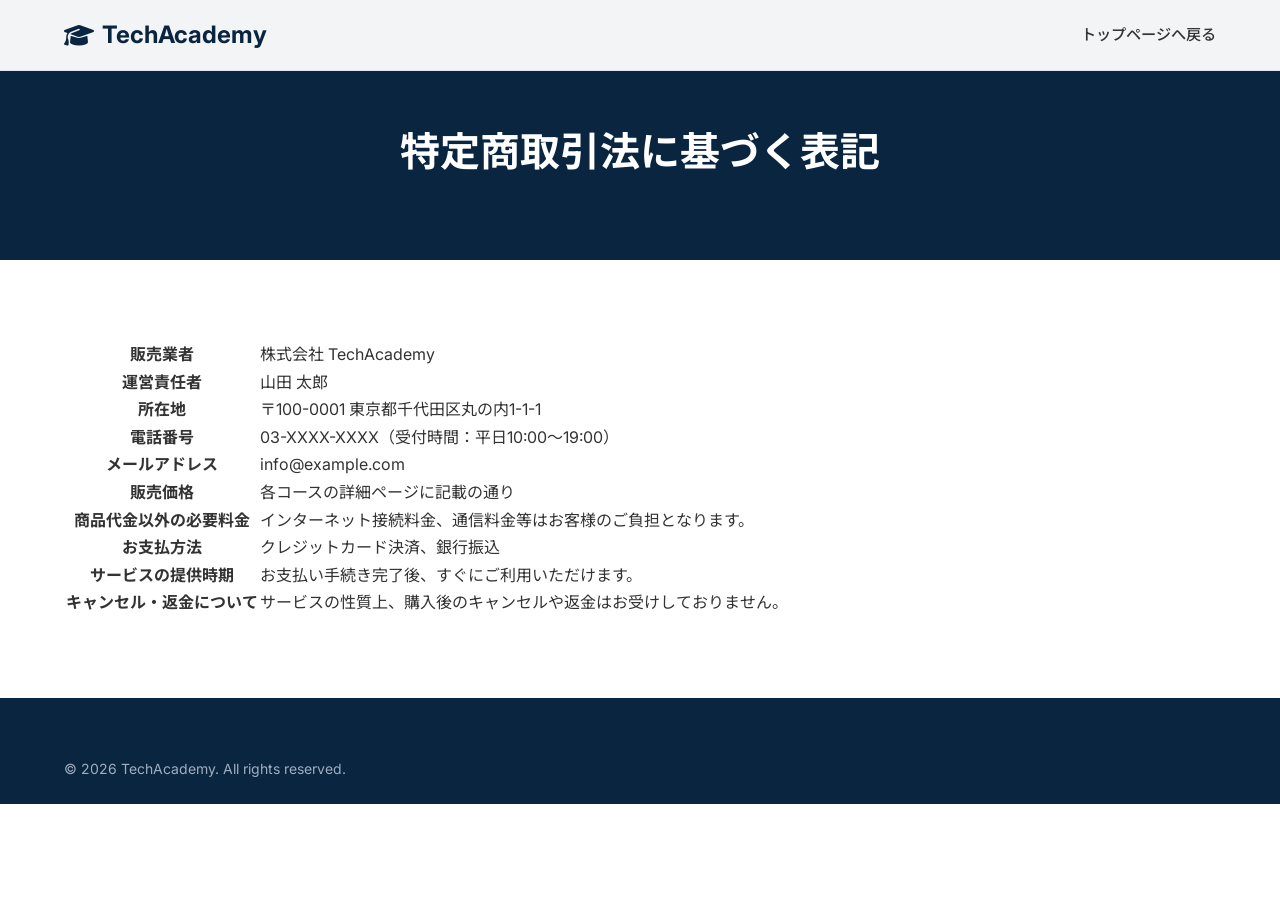
<file: commercial-transactions.html>
<!DOCTYPE html>
<html lang="ja">
<head>
    <meta charset="UTF-8">
    <meta name="viewport" content="width=device-width, initial-scale=1.0">
    <title>特定商取引法に基づく表記 | TechAcademy</title>
    <link href="https://fonts.googleapis.com/css2?family=Inter:wght@300;400;500;600;700&family=Noto+Sans+JP:wght@300;400;500;700&display=swap" rel="stylesheet">
    <link rel="stylesheet" href="https://cdnjs.cloudflare.com/ajax/libs/font-awesome/6.4.0/css/all.min.css">
    <link rel="stylesheet" href="style.css">
</head>
<body>
    <header class="header">
        <div class="container header-container">
            <a href="index.html" class="logo">
                <i class="fa-solid fa-graduation-cap"></i> TechAcademy
            </a>
            <nav class="nav">
                <a href="index.html">トップページへ戻る</a>
            </nav>
        </div>
    </header>

    <main>
        <section class="page-header">
            <div class="container">
                <h1 class="page-title">特定商取引法に基づく表記</h1>
            </div>
        </section>

        <section class="section">
            <div class="container">
                <table class="company-table">
                    <tbody>
                        <tr>
                            <th>販売業者</th>
                            <td>株式会社 TechAcademy</td>
                        </tr>
                        <tr>
                            <th>運営責任者</th>
                            <td>山田 太郎</td>
                        </tr>
                        <tr>
                            <th>所在地</th>
                            <td>〒100-0001 東京都千代田区丸の内1-1-1</td>
                        </tr>
                        <tr>
                            <th>電話番号</th>
                            <td>03-XXXX-XXXX（受付時間：平日10:00〜19:00）</td>
                        </tr>
                        <tr>
                            <th>メールアドレス</th>
                            <td>info@example.com</td>
                        </tr>
                        <tr>
                            <th>販売価格</th>
                            <td>各コースの詳細ページに記載の通り</td>
                        </tr>
                        <tr>
                            <th>商品代金以外の必要料金</th>
                            <td>インターネット接続料金、通信料金等はお客様のご負担となります。</td>
                        </tr>
                        <tr>
                            <th>お支払方法</th>
                            <td>クレジットカード決済、銀行振込</td>
                        </tr>
                        <tr>
                            <th>サービスの提供時期</th>
                            <td>お支払い手続き完了後、すぐにご利用いただけます。</td>
                        </tr>
                        <tr>
                            <th>キャンセル・返金について</th>
                            <td>サービスの性質上、購入後のキャンセルや返金はお受けしておりません。</td>
                        </tr>
                    </tbody>
                </table>
            </div>
        </section>
    </main>

    <footer class="footer">
        <div class="container">
            <div class="footer-bottom" style="border-top: none; padding-top: 0;">
                <p>&copy; 2026 TechAcademy. All rights reserved.</p>
            </div>
        </div>
    </footer>
</body>
</html>
</file>
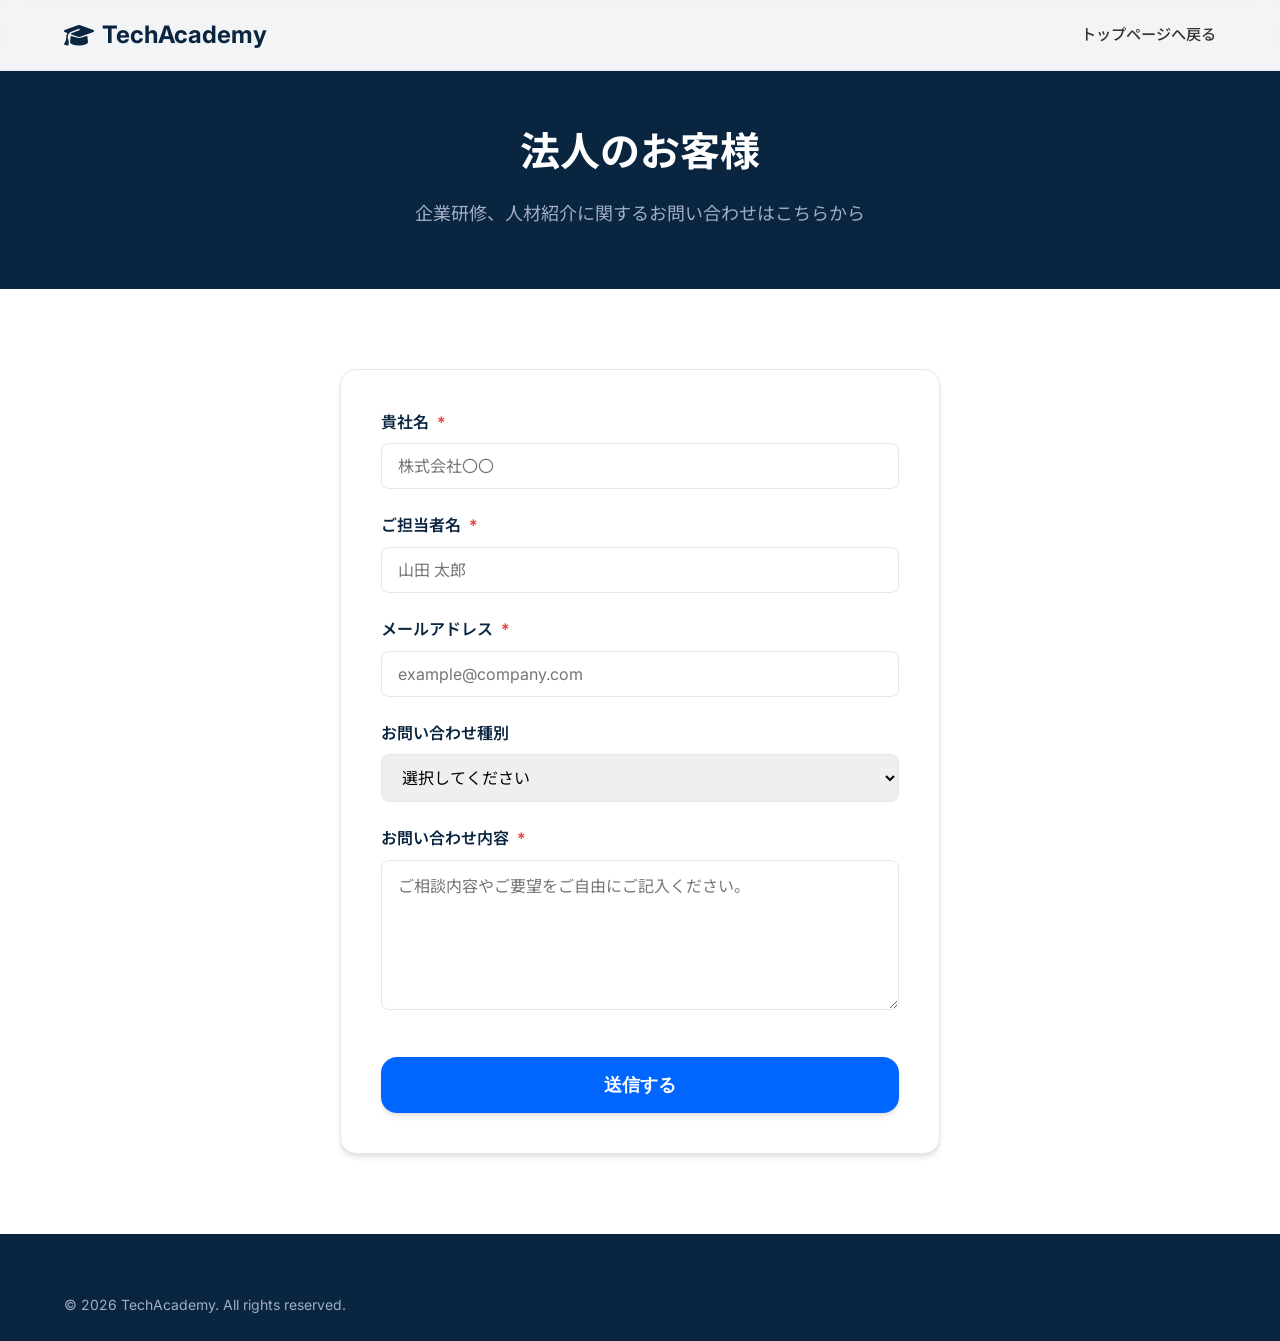
<file: contact-corporate.html>
<!DOCTYPE html>
<html lang="ja">
<head>
    <meta charset="UTF-8">
    <meta name="viewport" content="width=device-width, initial-scale=1.0">
    <title>法人のお客様お問い合わせ | TechAcademy</title>
    <link href="https://fonts.googleapis.com/css2?family=Inter:wght@300;400;500;600;700&family=Noto+Sans+JP:wght@300;400;500;700&display=swap" rel="stylesheet">
    <link rel="stylesheet" href="https://cdnjs.cloudflare.com/ajax/libs/font-awesome/6.4.0/css/all.min.css">
    <link rel="stylesheet" href="style.css">
</head>
<body>
    <header class="header">
        <div class="container header-container">
            <a href="index.html" class="logo">
                <i class="fa-solid fa-graduation-cap"></i> TechAcademy
            </a>
            <nav class="nav">
                <a href="index.html">トップページへ戻る</a>
            </nav>
        </div>
    </header>

    <main>
        <section class="page-header">
            <div class="container">
                <h1 class="page-title">法人のお客様</h1>
                <p class="page-subtitle">企業研修、人材紹介に関するお問い合わせはこちらから</p>
            </div>
        </section>

        <section class="section">
            <div class="container">
                <div class="form-container">
                    <form action="#" method="POST">
                        <div class="form-group">
                            <label class="form-label" for="company_name">貴社名 <span class="form-required">*</span></label>
                            <input type="text" id="company_name" name="company_name" class="form-control" required placeholder="株式会社〇〇">
                        </div>
                        <div class="form-group">
                            <label class="form-label" for="name">ご担当者名 <span class="form-required">*</span></label>
                            <input type="text" id="name" name="name" class="form-control" required placeholder="山田 太郎">
                        </div>
                        <div class="form-group">
                            <label class="form-label" for="email">メールアドレス <span class="form-required">*</span></label>
                            <input type="email" id="email" name="email" class="form-control" required placeholder="example@company.com">
                        </div>
                        <div class="form-group">
                            <label class="form-label" for="inquiry_type">お問い合わせ種別</label>
                            <select id="inquiry_type" name="inquiry_type" class="form-control">
                                <option value="">選択してください</option>
                                <option value="training">社員のIT研修について</option>
                                <option value="recruiting">卒業生の採用・人材紹介について</option>
                                <option value="partnership">業務提携・その他</option>
                            </select>
                        </div>
                        <div class="form-group">
                            <label class="form-label" for="message">お問い合わせ内容 <span class="form-required">*</span></label>
                            <textarea id="message" name="message" class="form-control" required placeholder="ご相談内容やご要望をご自由にご記入ください。"></textarea>
                        </div>
                        <div style="text-align: center; margin-top: 40px;">
                            <button type="submit" class="btn btn-primary btn-large" style="width: 100%;">送信する</button>
                        </div>
                    </form>
                </div>
            </div>
        </section>
    </main>

    <footer class="footer">
        <div class="container">
            <div class="footer-bottom" style="border-top: none; padding-top: 0;">
                <p>&copy; 2026 TechAcademy. All rights reserved.</p>
            </div>
        </div>
    </footer>
</body>
</html>
</file>
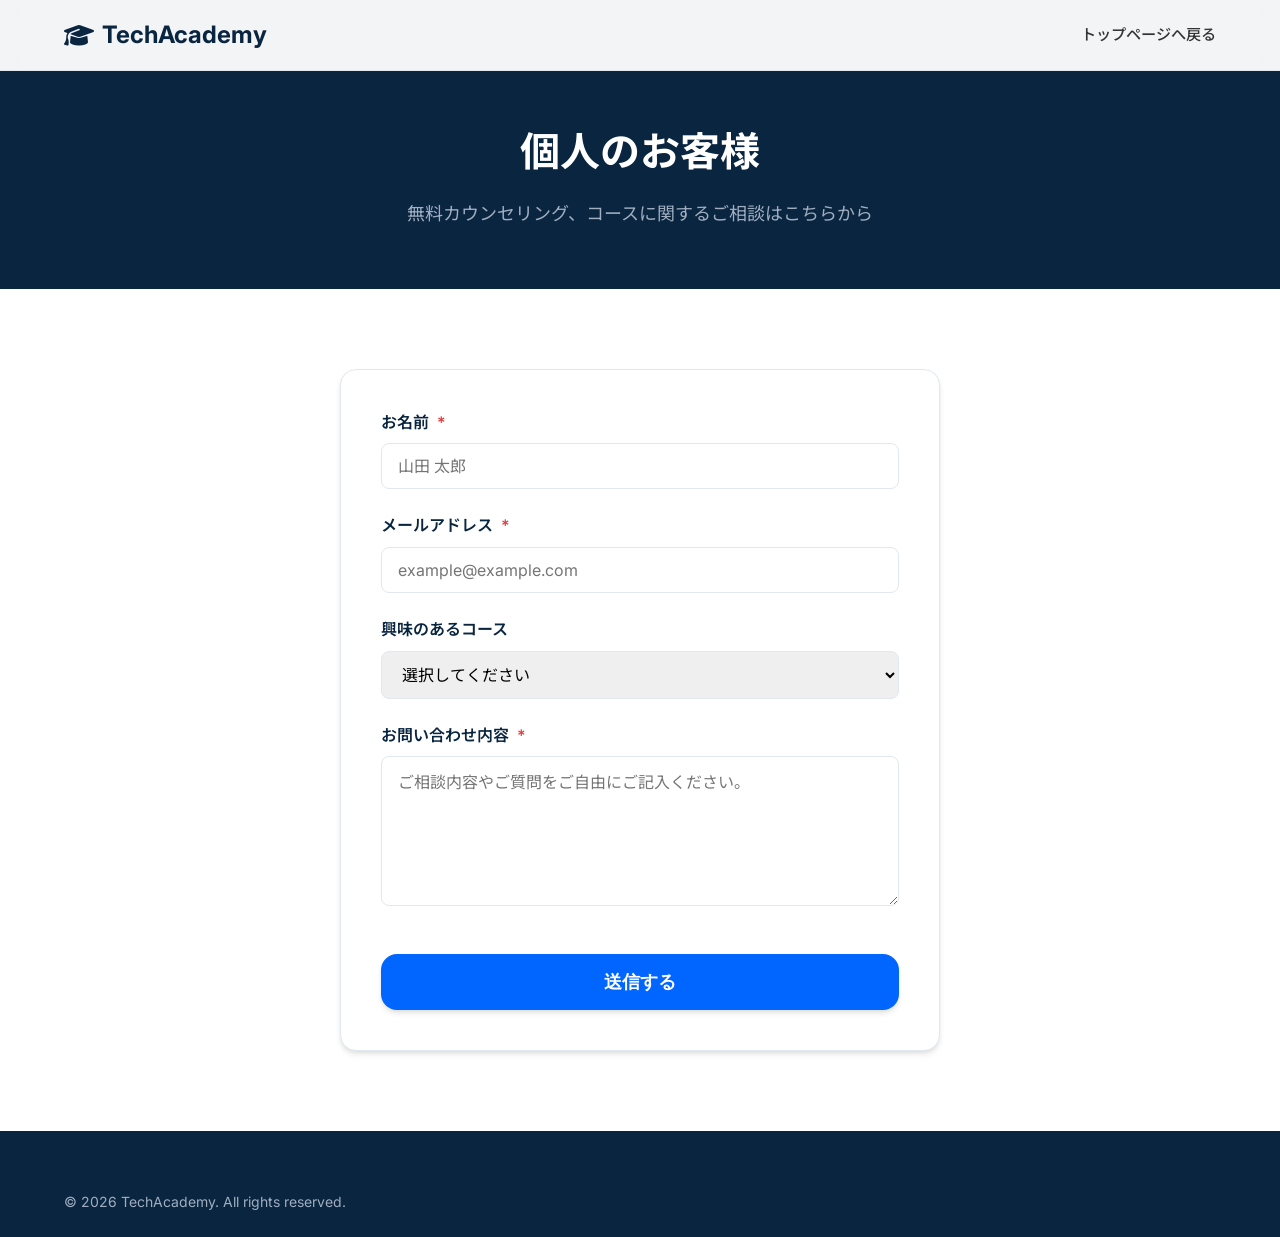
<file: contact-individual.html>
<!DOCTYPE html>
<html lang="ja">
<head>
    <meta charset="UTF-8">
    <meta name="viewport" content="width=device-width, initial-scale=1.0">
    <title>個人のお客様お問い合わせ | TechAcademy</title>
    <link href="https://fonts.googleapis.com/css2?family=Inter:wght@300;400;500;600;700&family=Noto+Sans+JP:wght@300;400;500;700&display=swap" rel="stylesheet">
    <link rel="stylesheet" href="https://cdnjs.cloudflare.com/ajax/libs/font-awesome/6.4.0/css/all.min.css">
    <link rel="stylesheet" href="style.css">
</head>
<body>
    <header class="header">
        <div class="container header-container">
            <a href="index.html" class="logo">
                <i class="fa-solid fa-graduation-cap"></i> TechAcademy
            </a>
            <nav class="nav">
                <a href="index.html">トップページへ戻る</a>
            </nav>
        </div>
    </header>

    <main>
        <section class="page-header">
            <div class="container">
                <h1 class="page-title">個人のお客様</h1>
                <p class="page-subtitle">無料カウンセリング、コースに関するご相談はこちらから</p>
            </div>
        </section>

        <section class="section">
            <div class="container">
                <div class="form-container">
                    <form action="#" method="POST">
                        <div class="form-group">
                            <label class="form-label" for="name">お名前 <span class="form-required">*</span></label>
                            <input type="text" id="name" name="name" class="form-control" required placeholder="山田 太郎">
                        </div>
                        <div class="form-group">
                            <label class="form-label" for="email">メールアドレス <span class="form-required">*</span></label>
                            <input type="email" id="email" name="email" class="form-control" required placeholder="example@example.com">
                        </div>
                        <div class="form-group">
                            <label class="form-label" for="course">興味のあるコース</label>
                            <select id="course" name="course" class="form-control">
                                <option value="">選択してください</option>
                                <option value="web">Webアプリケーション開発コース</option>
                                <option value="ai">AI & データサイエンスコース</option>
                                <option value="design">UI/UXデザインコース</option>
                                <option value="undecided">まだ決まっていない / 相談したい</option>
                            </select>
                        </div>
                        <div class="form-group">
                            <label class="form-label" for="message">お問い合わせ内容 <span class="form-required">*</span></label>
                            <textarea id="message" name="message" class="form-control" required placeholder="ご相談内容やご質問をご自由にご記入ください。"></textarea>
                        </div>
                        <div style="text-align: center; margin-top: 40px;">
                            <button type="submit" class="btn btn-primary btn-large" style="width: 100%;">送信する</button>
                        </div>
                    </form>
                </div>
            </div>
        </section>
    </main>

    <footer class="footer">
        <div class="container">
            <div class="footer-bottom" style="border-top: none; padding-top: 0;">
                <p>&copy; 2026 TechAcademy. All rights reserved.</p>
            </div>
        </div>
    </footer>
</body>
</html>
</file>
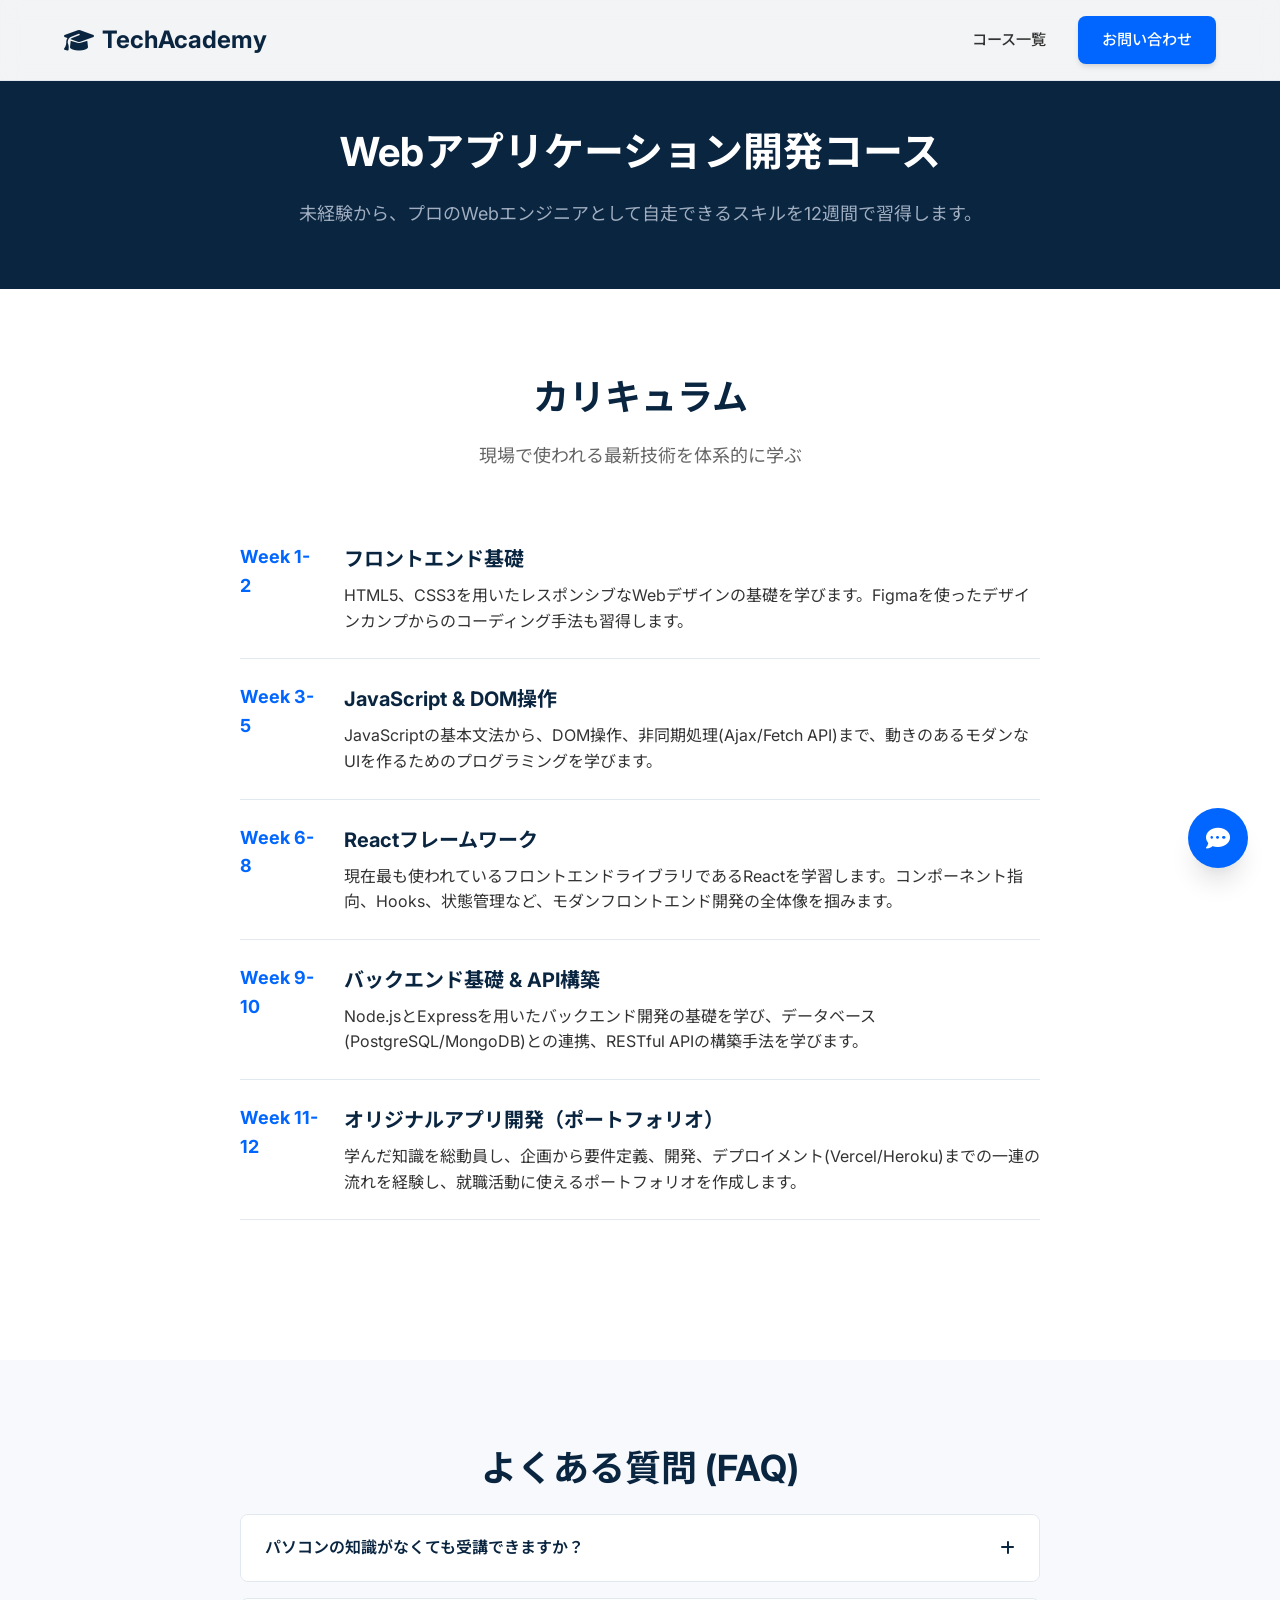
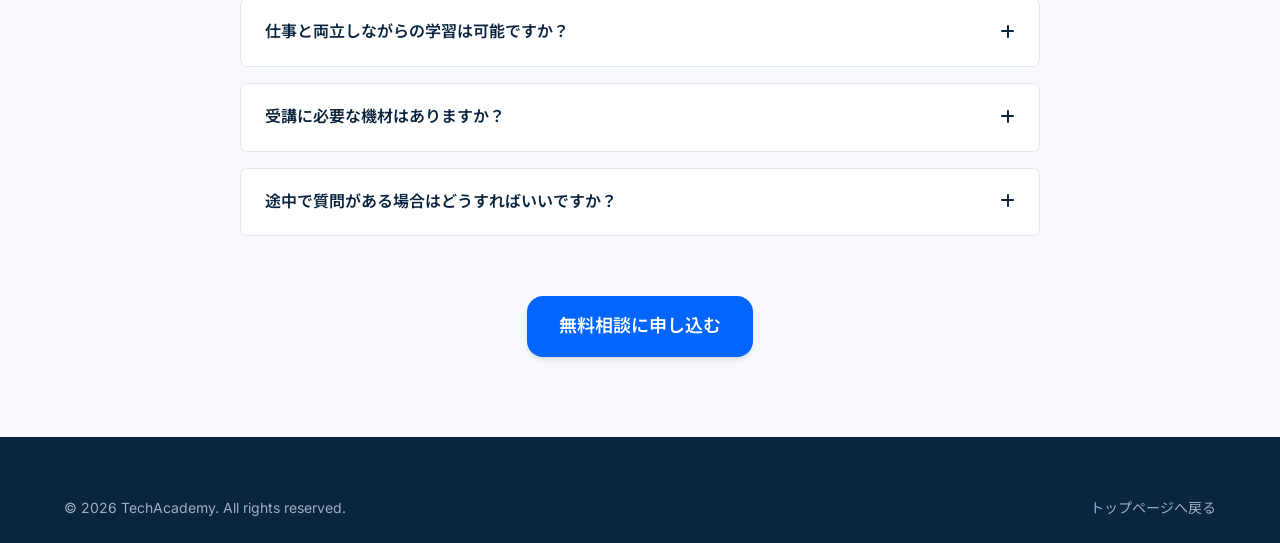
<file: course-details.html>
<!DOCTYPE html>
<html lang="ja">
<head>
    <meta charset="UTF-8">
    <meta name="viewport" content="width=device-width, initial-scale=1.0">
    <title>Webアプリケーション開発コース | TechAcademy</title>
    <!-- Google Fonts -->
    <link rel="preconnect" href="https://fonts.googleapis.com">
    <link rel="preconnect" href="https://fonts.gstatic.com" crossorigin>
    <link href="https://fonts.googleapis.com/css2?family=Inter:wght@300;400;500;600;700&family=Noto+Sans+JP:wght@300;400;500;700&display=swap" rel="stylesheet">
    <!-- Font Awesome -->
    <link rel="stylesheet" href="https://cdnjs.cloudflare.com/ajax/libs/font-awesome/6.4.0/css/all.min.css">
    <link rel="stylesheet" href="style.css">
</head>
<body>
    <header class="header">
        <div class="container header-container">
            <a href="index.html" class="logo">
                <i class="fa-solid fa-graduation-cap"></i> TechAcademy
            </a>
            <nav class="nav">
                <a href="index.html#courses">コース一覧</a>
                <a href="index.html#contact" class="btn btn-primary" style="color: white;">お問い合わせ</a>
            </nav>
        </div>
    </header>

    <main>
        <section class="page-header">
            <div class="container">
                <h1 class="page-title">Webアプリケーション開発コース</h1>
                <p class="page-subtitle">未経験から、プロのWebエンジニアとして自走できるスキルを12週間で習得します。</p>
            </div>
        </section>

        <section class="section">
            <div class="container">
                <h2 class="section-title">カリキュラム</h2>
                <p class="section-subtitle">現場で使われる最新技術を体系的に学ぶ</p>

                <div class="curriculum-list">
                    <div class="curriculum-item">
                        <div class="curriculum-week">Week 1-2</div>
                        <div class="curriculum-content">
                            <h4>フロントエンド基礎</h4>
                            <p>HTML5、CSS3を用いたレスポンシブなWebデザインの基礎を学びます。Figmaを使ったデザインカンプからのコーディング手法も習得します。</p>
                        </div>
                    </div>
                    <div class="curriculum-item">
                        <div class="curriculum-week">Week 3-5</div>
                        <div class="curriculum-content">
                            <h4>JavaScript & DOM操作</h4>
                            <p>JavaScriptの基本文法から、DOM操作、非同期処理(Ajax/Fetch API)まで、動きのあるモダンなUIを作るためのプログラミングを学びます。</p>
                        </div>
                    </div>
                    <div class="curriculum-item">
                        <div class="curriculum-week">Week 6-8</div>
                        <div class="curriculum-content">
                            <h4>Reactフレームワーク</h4>
                            <p>現在最も使われているフロントエンドライブラリであるReactを学習します。コンポーネント指向、Hooks、状態管理など、モダンフロントエンド開発の全体像を掴みます。</p>
                        </div>
                    </div>
                    <div class="curriculum-item">
                        <div class="curriculum-week">Week 9-10</div>
                        <div class="curriculum-content">
                            <h4>バックエンド基礎 & API構築</h4>
                            <p>Node.jsとExpressを用いたバックエンド開発の基礎を学び、データベース(PostgreSQL/MongoDB)との連携、RESTful APIの構築手法を学びます。</p>
                        </div>
                    </div>
                    <div class="curriculum-item">
                        <div class="curriculum-week">Week 11-12</div>
                        <div class="curriculum-content">
                            <h4>オリジナルアプリ開発（ポートフォリオ）</h4>
                            <p>学んだ知識を総動員し、企画から要件定義、開発、デプロイメント(Vercel/Heroku)までの一連の流れを経験し、就職活動に使えるポートフォリオを作成します。</p>
                        </div>
                    </div>
                </div>
            </div>
        </section>

        <section class="section section-bg-light">
            <div class="container">
                <h2 class="section-title">よくある質問 (FAQ)</h2>
                
                <div class="faq-list">
                    <div class="faq-item">
                        <div class="faq-question">
                            パソコンの知識がなくても受講できますか？
                            <i class="fa-solid fa-plus faq-icon"></i>
                        </div>
                        <div class="faq-answer">
                            はい、可能です。当コースは全くの未経験者を想定したカリキュラムとなっており、パソコンの基本的な操作から丁寧にサポートいたします。
                        </div>
                    </div>
                    <div class="faq-item">
                        <div class="faq-question">
                            仕事と両立しながらの学習は可能ですか？
                            <i class="fa-solid fa-plus faq-icon"></i>
                        </div>
                        <div class="faq-answer">
                            多くの方が働きながら受講されています。学習時間はご自身のペースで調整可能で、メンターのサポートも夜間・休日まで対応しています。週に15〜20時間程度の学習時間を確保できれば十分に修了可能です。
                        </div>
                    </div>
                    <div class="faq-item">
                        <div class="faq-question">
                            受講に必要な機材はありますか？
                            <i class="fa-solid fa-plus faq-icon"></i>
                        </div>
                        <div class="faq-answer">
                            インターネットに接続できるパソコン（Mac/Windowsどちらでも可）が必要です。メモリは8GB以上（推奨16GB）のものを推奨しています。
                        </div>
                    </div>
                    <div class="faq-item">
                        <div class="faq-question">
                            途中で質問がある場合はどうすればいいですか？
                            <i class="fa-solid fa-plus faq-icon"></i>
                        </div>
                        <div class="faq-answer">
                            専用のチャットツールで、現役エンジニアのメンターに無制限で質問できます。15時〜23時の間は平均5分以内で回答が返ってきます。
                        </div>
                    </div>
                </div>

                <div style="text-align: center; margin-top: 60px;">
                    <a href="index.html#contact" class="btn btn-primary btn-large">無料相談に申し込む</a>
                </div>
            </div>
        </section>
    </main>

    <footer class="footer">
        <div class="container">
            <div class="footer-bottom" style="border-top: none; padding-top: 0;">
                <p>&copy; 2026 TechAcademy. All rights reserved.</p>
                <div class="footer-links">
                    <ul style="flex-direction: row; gap: 20px;">
                        <li><a href="index.html">トップページへ戻る</a></li>
                    </ul>
                </div>
            </div>
        </div>
    </footer>

    <!-- Chatbot Toggle Icon -->
    <div class="chatbot-toggle" id="chatbot-toggle">
        <i class="fa-solid fa-comment-dots"></i>
    </div>

    <!-- Chatbot Window -->
    <div class="chatbot-window" id="chatbot-window">
        <div class="chatbot-header">
            <div class="chatbot-title">
                <i class="fa-solid fa-robot"></i> TechAcademy AI
            </div>
            <i class="fa-solid fa-xmark chatbot-close" id="chatbot-close"></i>
        </div>
        <div class="chatbot-messages" id="chatbot-messages">
            <div class="chat-bubble bot">
                こんにちは！TechAcademyのAIアシスタントです。<br>会社概要やコースについて、何かご質問はありますか？
            </div>
        </div>
        <div class="chatbot-input-area">
            <input type="text" class="chatbot-input" id="chatbot-input" placeholder="メッセージを入力...">
            <button class="chatbot-send" id="chatbot-send">
                <i class="fa-solid fa-paper-plane"></i>
            </button>
        </div>
    </div>

    <script src="chatbot.js"></script>
    <script>
        // FAQ Accordion Logic
        document.querySelectorAll('.faq-question').forEach(question => {
            question.addEventListener('click', () => {
                const item = question.parentNode;
                const isActive = item.classList.contains('active');
                
                // Close all other items
                document.querySelectorAll('.faq-item').forEach(i => {
                    i.classList.remove('active');
                });

                // Toggle current item
                if (!isActive) {
                    item.classList.add('active');
                }
            });
        });
    </script>
</body>
</html>
</file>
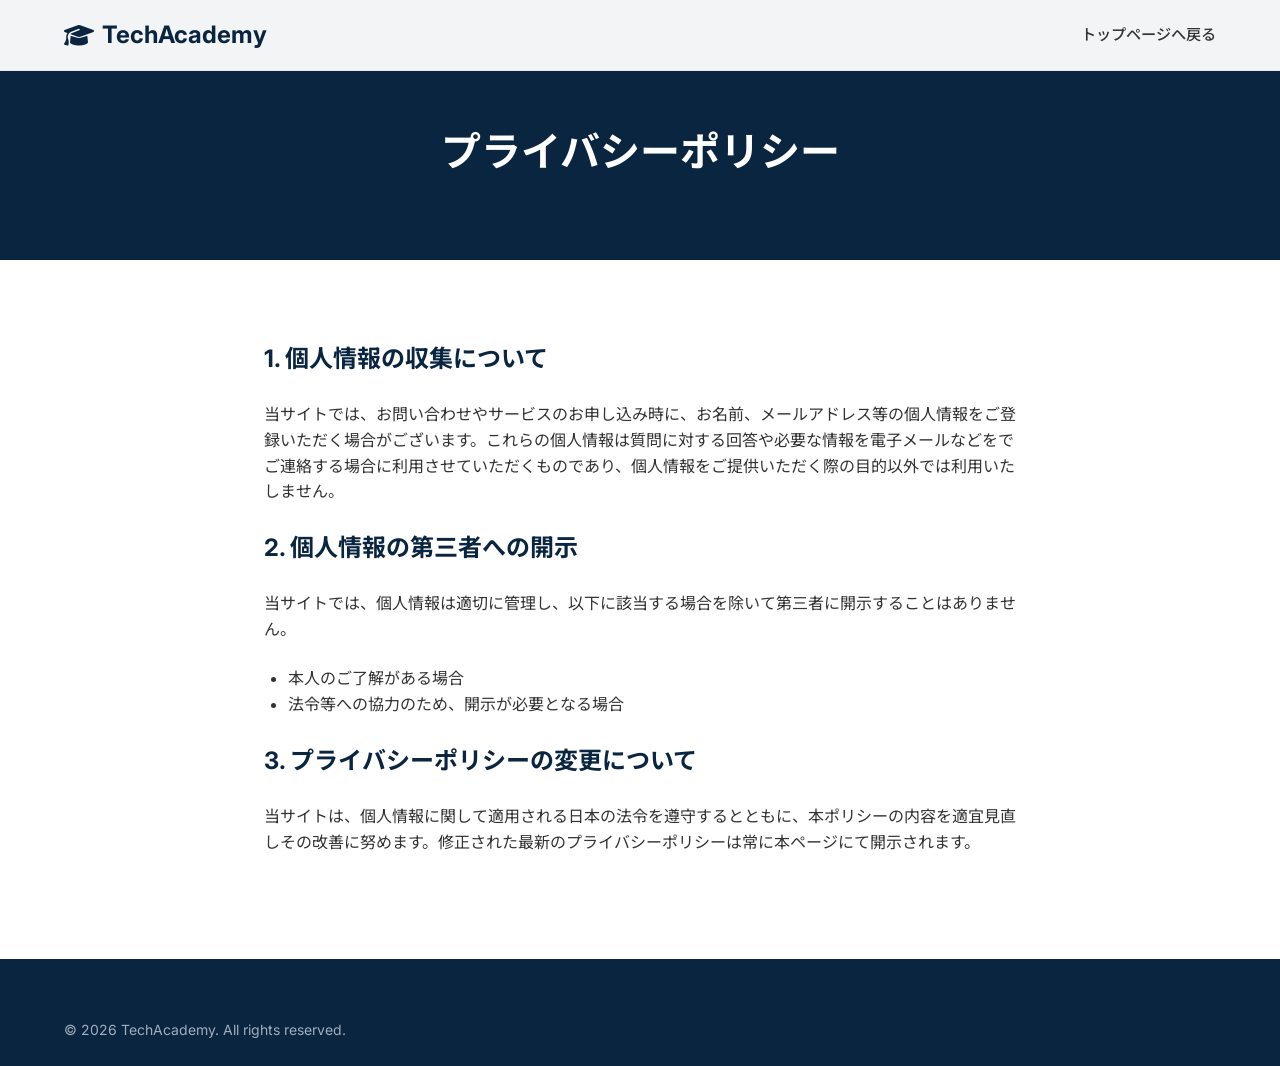
<file: privacy.html>
<!DOCTYPE html>
<html lang="ja">
<head>
    <meta charset="UTF-8">
    <meta name="viewport" content="width=device-width, initial-scale=1.0">
    <title>プライバシーポリシー | TechAcademy</title>
    <link href="https://fonts.googleapis.com/css2?family=Inter:wght@300;400;500;600;700&family=Noto+Sans+JP:wght@300;400;500;700&display=swap" rel="stylesheet">
    <link rel="stylesheet" href="https://cdnjs.cloudflare.com/ajax/libs/font-awesome/6.4.0/css/all.min.css">
    <link rel="stylesheet" href="style.css">
</head>
<body>
    <header class="header">
        <div class="container header-container">
            <a href="index.html" class="logo">
                <i class="fa-solid fa-graduation-cap"></i> TechAcademy
            </a>
            <nav class="nav">
                <a href="index.html">トップページへ戻る</a>
            </nav>
        </div>
    </header>

    <main>
        <section class="page-header">
            <div class="container">
                <h1 class="page-title">プライバシーポリシー</h1>
            </div>
        </section>

        <section class="section">
            <div class="container" style="max-width: 800px;">
                <h2 style="margin-bottom: 24px; color: var(--primary-color);">1. 個人情報の収集について</h2>
                <p style="margin-bottom: 24px;">当サイトでは、お問い合わせやサービスのお申し込み時に、お名前、メールアドレス等の個人情報をご登録いただく場合がございます。これらの個人情報は質問に対する回答や必要な情報を電子メールなどをでご連絡する場合に利用させていただくものであり、個人情報をご提供いただく際の目的以外では利用いたしません。</p>

                <h2 style="margin-bottom: 24px; color: var(--primary-color);">2. 個人情報の第三者への開示</h2>
                <p style="margin-bottom: 24px;">当サイトでは、個人情報は適切に管理し、以下に該当する場合を除いて第三者に開示することはありません。</p>
                <ul style="list-style-type: disc; margin-left: 24px; margin-bottom: 24px;">
                    <li>本人のご了解がある場合</li>
                    <li>法令等への協力のため、開示が必要となる場合</li>
                </ul>

                <h2 style="margin-bottom: 24px; color: var(--primary-color);">3. プライバシーポリシーの変更について</h2>
                <p style="margin-bottom: 24px;">当サイトは、個人情報に関して適用される日本の法令を遵守するとともに、本ポリシーの内容を適宜見直しその改善に努めます。修正された最新のプライバシーポリシーは常に本ページにて開示されます。</p>
            </div>
        </section>
    </main>

    <footer class="footer">
        <div class="container">
            <div class="footer-bottom" style="border-top: none; padding-top: 0;">
                <p>&copy; 2026 TechAcademy. All rights reserved.</p>
            </div>
        </div>
    </footer>
</body>
</html>
</file>
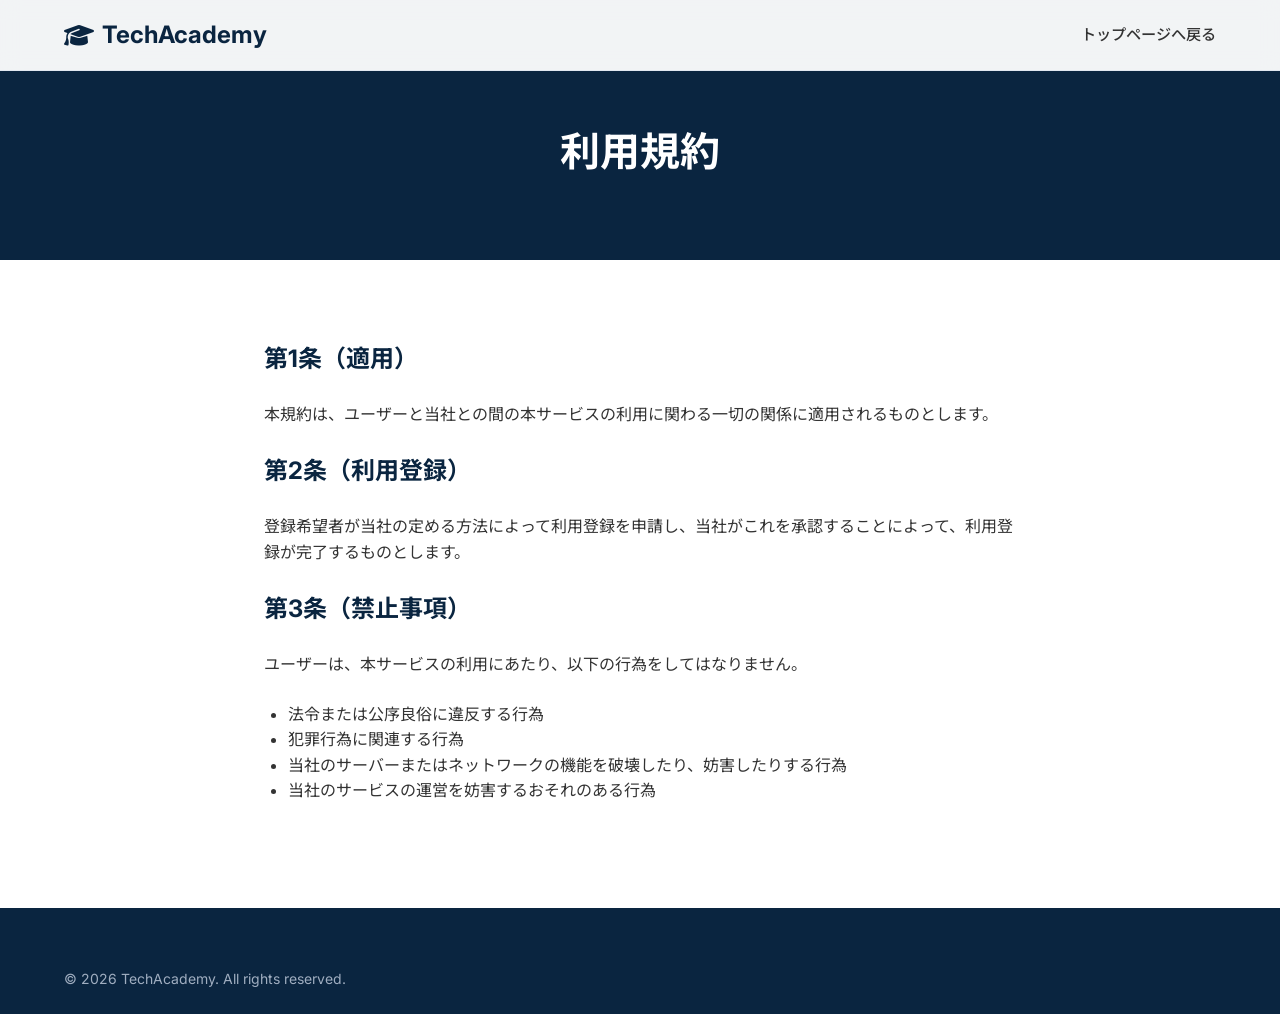
<file: terms.html>
<!DOCTYPE html>
<html lang="ja">
<head>
    <meta charset="UTF-8">
    <meta name="viewport" content="width=device-width, initial-scale=1.0">
    <title>利用規約 | TechAcademy</title>
    <link href="https://fonts.googleapis.com/css2?family=Inter:wght@300;400;500;600;700&family=Noto+Sans+JP:wght@300;400;500;700&display=swap" rel="stylesheet">
    <link rel="stylesheet" href="https://cdnjs.cloudflare.com/ajax/libs/font-awesome/6.4.0/css/all.min.css">
    <link rel="stylesheet" href="style.css">
</head>
<body>
    <header class="header">
        <div class="container header-container">
            <a href="index.html" class="logo">
                <i class="fa-solid fa-graduation-cap"></i> TechAcademy
            </a>
            <nav class="nav">
                <a href="index.html">トップページへ戻る</a>
            </nav>
        </div>
    </header>

    <main>
        <section class="page-header">
            <div class="container">
                <h1 class="page-title">利用規約</h1>
            </div>
        </section>

        <section class="section">
            <div class="container" style="max-width: 800px;">
                <h2 style="margin-bottom: 24px; color: var(--primary-color);">第1条（適用）</h2>
                <p style="margin-bottom: 24px;">本規約は、ユーザーと当社との間の本サービスの利用に関わる一切の関係に適用されるものとします。</p>

                <h2 style="margin-bottom: 24px; color: var(--primary-color);">第2条（利用登録）</h2>
                <p style="margin-bottom: 24px;">登録希望者が当社の定める方法によって利用登録を申請し、当社がこれを承認することによって、利用登録が完了するものとします。</p>

                <h2 style="margin-bottom: 24px; color: var(--primary-color);">第3条（禁止事項）</h2>
                <p style="margin-bottom: 24px;">ユーザーは、本サービスの利用にあたり、以下の行為をしてはなりません。</p>
                <ul style="list-style-type: disc; margin-left: 24px; margin-bottom: 24px;">
                    <li>法令または公序良俗に違反する行為</li>
                    <li>犯罪行為に関連する行為</li>
                    <li>当社のサーバーまたはネットワークの機能を破壊したり、妨害したりする行為</li>
                    <li>当社のサービスの運営を妨害するおそれのある行為</li>
                </ul>
            </div>
        </section>
    </main>

    <footer class="footer">
        <div class="container">
            <div class="footer-bottom" style="border-top: none; padding-top: 0;">
                <p>&copy; 2026 TechAcademy. All rights reserved.</p>
            </div>
        </div>
    </footer>
</body>
</html>
</file>
<file: style.css>
@import url('https://fonts.googleapis.com/css2?family=Inter:wght@300;400;500;600;700&family=Noto+Sans+JP:wght@300;400;500;700&display=swap');

:root {
    /* Color Palette */
    --primary-color: #0A2540; /* Deep Navy */
    --secondary-color: #0066FF; /* Trust Blue */
    --accent-color: #F6A316; /* Action Orange/Gold */
    --accent-hover: #e09415;
    
    /* Text Colors */
    --text-main: #333333;
    --text-muted: #666666;
    --text-light: #999999;
    --text-white: #FFFFFF;
    
    /* Background Colors */
    --bg-main: #FFFFFF;
    --bg-light: #F7F9FC;
    --bg-dark: #0A2540;
    
    /* Borders & UI */
    --border-color: #E2E8F0;
    --radius-sm: 4px;
    --radius-md: 8px;
    --radius-lg: 16px;
    --radius-full: 9999px;
    
    /* Shadows */
    --shadow-sm: 0 1px 2px 0 rgba(0, 0, 0, 0.05);
    --shadow-md: 0 4px 6px -1px rgba(0, 0, 0, 0.1), 0 2px 4px -1px rgba(0, 0, 0, 0.06);
    --shadow-lg: 0 10px 15px -3px rgba(0, 0, 0, 0.1), 0 4px 6px -2px rgba(0, 0, 0, 0.05);
    --shadow-xl: 0 20px 25px -5px rgba(0, 0, 0, 0.1), 0 10px 10px -5px rgba(0, 0, 0, 0.04);
    
    /* Typography */
    --font-sans: 'Inter', 'Noto Sans JP', sans-serif;
    
    /* Transitions */
    --transition-fast: 0.2s ease;
    --transition-normal: 0.3s ease;
}

/* Reset & Base Styles */
* {
    margin: 0;
    padding: 0;
    box-sizing: border-box;
}

html {
    scroll-behavior: smooth;
    font-size: 16px;
}

body {
    font-family: var(--font-sans);
    color: var(--text-main);
    background-color: var(--bg-main);
    line-height: 1.6;
    -webkit-font-smoothing: antialiased;
}

a {
    color: var(--secondary-color);
    text-decoration: none;
    transition: color var(--transition-fast);
}

a:hover {
    color: var(--primary-color);
}

img {
    max-width: 100%;
    height: auto;
    display: block;
}

ul {
    list-style: none;
}

.container {
    width: 100%;
    max-width: 1200px;
    margin: 0 auto;
    padding: 0 24px;
}

.section {
    padding: 80px 0;
}

.section-bg-light {
    background-color: var(--bg-light);
}

.section-title {
    font-size: 2.25rem;
    font-weight: 700;
    text-align: center;
    margin-bottom: 1rem;
    color: var(--primary-color);
}

.section-subtitle {
    text-align: center;
    color: var(--text-muted);
    font-size: 1.125rem;
    margin-bottom: 3rem;
    max-width: 600px;
    margin-left: auto;
    margin-right: auto;
}

/* Buttons */
.btn {
    display: inline-flex;
    align-items: center;
    justify-content: center;
    padding: 12px 24px;
    font-weight: 600;
    border-radius: var(--radius-md);
    cursor: pointer;
    transition: all var(--transition-fast);
    border: none;
    text-align: center;
    gap: 8px;
}

.btn-primary {
    background-color: var(--secondary-color);
    color: var(--text-white);
    box-shadow: var(--shadow-md);
}

.btn-primary:hover {
    background-color: #0052cc;
    color: var(--text-white);
    transform: translateY(-2px);
    box-shadow: var(--shadow-lg);
}

.btn-accent {
    background-color: var(--accent-color);
    color: var(--text-white);
    box-shadow: var(--shadow-md);
}

.btn-accent:hover {
    background-color: var(--accent-hover);
    color: var(--text-white);
    transform: translateY(-2px);
    box-shadow: var(--shadow-lg);
}

.btn-outline {
    background-color: transparent;
    color: var(--secondary-color);
    border: 2px solid var(--secondary-color);
}

.btn-outline:hover {
    background-color: var(--secondary-color);
    color: var(--text-white);
}

.btn-purple {
    background-color: #8237FC;
    color: var(--text-white);
    box-shadow: var(--shadow-md);
}

.btn-purple:hover {
    background-color: #6a2bc4;
    color: var(--text-white);
    transform: translateY(-2px);
    box-shadow: var(--shadow-lg);
}

.btn-outline-purple {
    background-color: transparent;
    color: #8237FC;
    border: 2px solid #8237FC;
}

.btn-outline-purple:hover {
    background-color: #8237FC;
    color: var(--text-white);
}

.btn-large {
    padding: 16px 32px;
    font-size: 1.125rem;
    border-radius: var(--radius-lg);
}

/* Header */
.header {
    position: fixed;
    top: 0;
    width: 100%;
    background-color: rgba(255, 255, 255, 0.95);
    backdrop-filter: blur(10px);
    border-bottom: 1px solid var(--border-color);
    z-index: 1000;
    padding: 16px 0;
    transition: padding var(--transition-fast);
}

.header-container {
    display: flex;
    justify-content: space-between;
    align-items: center;
}

.logo {
    font-size: 1.5rem;
    font-weight: 700;
    color: var(--primary-color);
    display: flex;
    align-items: center;
    gap: 8px;
}

.nav {
    display: flex;
    gap: 32px;
    align-items: center;
}

.nav a {
    color: var(--text-main);
    font-weight: 500;
    font-size: 0.95rem;
}

.nav a:hover {
    color: var(--secondary-color);
}

/* Hero Section */
.hero-section {
    padding: 160px 0 100px;
    background: linear-gradient(135deg, var(--bg-light) 0%, #e6f0ff 100%);
    position: relative;
    overflow: hidden;
}

.hero-dark {
    background: radial-gradient(circle at 50% 0%, #0A192F 0%, #000000 100%);
    color: var(--text-white);
    position: relative;
    z-index: 1;
}

.hero-glow {
    position: absolute;
    top: -50%; 
    left: -50%; 
    width: 200%; 
    height: 200%;
    background: radial-gradient(circle at 50% 30%, rgba(130, 55, 252, 0.15) 0%, transparent 60%);
    z-index: 0;
    pointer-events: none;
}

.hero-badge {
    display: inline-block;
    background: linear-gradient(90deg, rgba(130, 55, 252, 0.1), rgba(167, 139, 250, 0.4), rgba(130, 55, 252, 0.1));
    background-size: 200% auto;
    animation: flowGradient 3s linear infinite;
    border: 1px solid rgba(255, 255, 255, 0.15);
    backdrop-filter: blur(10px);
    color: #e2e8f0;
    padding: 8px 24px;
    border-radius: var(--radius-full);
    font-weight: 500;
    font-size: 0.875rem;
    margin-bottom: 32px;
    box-shadow: 0 4px 6px rgba(0,0,0,0.1);
}

@keyframes flowGradient {
    0% { background-position: 200% center; }
    100% { background-position: 0% center; }
}

.text-gradient {
    background: linear-gradient(135deg, #8237FC, #A78BFA);
    -webkit-background-clip: text;
    -webkit-text-fill-color: transparent;
    background-clip: text;
}

.hero-container {
    display: flex;
    align-items: center;
    justify-content: space-between;
    gap: 40px;
}

.hero-content {
    flex: 1;
    max-width: 600px;
}

.hero-title {
    font-size: 3.5rem;
    font-weight: 800;
    color: var(--primary-color);
    line-height: 1.2;
    margin-bottom: 24px;
    letter-spacing: -0.02em;
}

.hero-subtitle {
    font-size: 1.25rem;
    color: var(--text-muted);
    margin-bottom: 32px;
}

.hero-buttons {
    display: flex;
    gap: 16px;
}

.hero-image-wrapper {
    flex: 1;
    position: relative;
}

.hero-image {
    width: 100%;
    border-radius: var(--radius-lg);
    box-shadow: var(--shadow-xl);
    transform: perspective(1000px) rotateY(-5deg);
    transition: transform var(--transition-normal);
}

.hero-image:hover {
    transform: perspective(1000px) rotateY(0deg);
}

/* Courses Section */
.courses-section {
    padding: 80px 0;
    text-align: center;
}

.courses-section .section-label {
    font-size: 11px;
    letter-spacing: 0.18em;
    color: #8237FC;
    font-weight: 700;
    margin-bottom: 10px;
}

.courses-section h2 {
    font-size: 38px;
    font-weight: 900;
    line-height: 1.2;
    margin-bottom: 16px;
    color: var(--primary-color);
}

.courses-section .section-text {
    font-size: 15px;
    color: var(--text-muted);
    margin-bottom: 38px;
}

.course-grid {
    display: grid;
    grid-template-columns: repeat(3, 1fr);
    gap: 22px;
}

.course-card {
    position: relative;
    height: 250px;
    border-radius: 12px;
    overflow: hidden;
    text-align: left;
    color: white;
    background-size: cover;
    background-position: center;
    box-shadow: 0 14px 34px rgba(13, 22, 48, 0.16);
    transition: transform 0.3s ease, box-shadow 0.3s ease;
}

.course-card:hover {
    transform: translateY(-8px);
    box-shadow: 0 20px 40px rgba(13, 22, 48, 0.25);
}

.course-card::before {
    content: "";
    position: absolute;
    inset: 0;
    background:
    linear-gradient(
        180deg,
        rgba(5, 9, 28, 0.08) 0%,
        rgba(5, 9, 28, 0.45) 45%,
        rgba(5, 9, 28, 0.9) 100%
    );
    z-index: 1;
}

.course-card::after {
    content: "";
    position: absolute;
    inset: 0;
    background: var(--accent);
    mix-blend-mode: multiply;
    opacity: 0.72;
    z-index: 2;
}

.card-content {
    position: absolute;
    left: 26px;
    right: 22px;
    bottom: 24px;
    z-index: 3;
}

.card-content h3 {
    font-size: 23px;
    font-weight: 900;
    margin-bottom: 9px;
    letter-spacing: -0.03em;
    color: white;
}

.card-content p {
    font-size: 12px;
    line-height: 1.75;
    color: rgba(255, 255, 255, 0.82);
    margin-bottom: 14px;
    display: -webkit-box;
    -webkit-line-clamp: 2;
    -webkit-box-orient: vertical;
    overflow: hidden;
}

.card-link {
    font-size: 13px;
    font-weight: 800;
    color: white;
    text-decoration: none;
    transition: opacity 0.3s ease;
}

.card-link:hover {
    opacity: 0.8;
}

.card-link span {
    margin-left: 6px;
}

/* Glass Achievements Section */
.glass-achievements {
    background: linear-gradient(135deg, #0f172a, #2e1065);
    position: relative;
    overflow: hidden;
    padding: 100px 0;
}

.achievements-glow {
    position: absolute;
    top: 50%;
    left: 50%;
    width: 150%;
    height: 150%;
    transform: translate(-50%, -50%);
    background: radial-gradient(ellipse at center, rgba(139, 92, 246, 0.15) 0%, transparent 60%);
    z-index: 1;
    pointer-events: none;
}

.glass-achievements::before {
    content: "";
    position: absolute;
    top: 0; left: 0; right: 0; bottom: 0;
    background: repeating-linear-gradient(
        90deg,
        transparent,
        transparent 10%,
        rgba(255, 255, 255, 0.02) 10.1%,
        transparent 10.2%
    );
    z-index: 1;
}

.glass-achievements .container {
    position: relative;
    z-index: 10;
}

.achievements-grid-glass {
    display: grid;
    grid-template-columns: repeat(4, 1fr);
    gap: 24px;
    margin-top: 40px;
}

.glass-card {
    background: rgba(255, 255, 255, 0.03);
    border: 1px solid rgba(255, 255, 255, 0.1);
    backdrop-filter: blur(16px);
    -webkit-backdrop-filter: blur(16px);
    border-radius: 20px;
    padding: 40px 24px;
    text-align: center;
    box-shadow: 0 8px 32px rgba(0, 0, 0, 0.2);
    opacity: 0;
    transform: translateY(40px);
    transition: all 0.8s cubic-bezier(0.2, 0.8, 0.2, 1);
}

.glass-card.visible {
    opacity: 1;
    transform: translateY(0);
}

.glass-card.visible:hover {
    background: rgba(255, 255, 255, 0.08);
    border-color: rgba(255, 255, 255, 0.2);
    box-shadow: 0 12px 40px rgba(139, 92, 246, 0.25);
    transform: translateY(-8px);
}

.glass-card .card-icon {
    font-size: 2.5rem;
    margin-bottom: 20px;
    background-clip: text;
    -webkit-background-clip: text;
    -webkit-text-fill-color: transparent;
    display: inline-block;
}

.icon-gradient-glow {
    background-image: linear-gradient(135deg, #8237FC, #4F8CFF);
    filter: drop-shadow(0 0 8px rgba(130, 55, 252, 0.4));
}

.achievement-wrapper {
    display: flex;
    align-items: baseline;
    justify-content: center;
    margin-bottom: 8px;
}

.achievement-wrapper .achievement-number {
    font-size: 3rem;
    font-weight: 800;
    color: white;
    letter-spacing: -0.02em;
}

.achievement-suffix {
    font-size: 2rem;
    font-weight: 800;
    opacity: 0;
    transform: translateX(-10px);
    transition: all 0.5s ease-out;
}

.achievement-suffix.visible {
    opacity: 1;
    transform: translateX(0);
}

.suffix-plus {
    background: linear-gradient(135deg, #8237FC, #A78BFA);
    -webkit-background-clip: text;
    -webkit-text-fill-color: transparent;
}

.suffix-percent {
    background: linear-gradient(135deg, #4F8CFF, #93C5FD);
    -webkit-background-clip: text;
    -webkit-text-fill-color: transparent;
}

.suffix-rating {
    color: #A78BFA;
}

.glass-card .achievement-label {
    font-size: 1rem;
    font-weight: 500;
    color: #D1D5DB;
}

.delay-1 { transition-delay: 0.1s; }
.delay-2 { transition-delay: 0.2s; }
.delay-3 { transition-delay: 0.3s; }
.delay-4 { transition-delay: 0.4s; }

@media (max-width: 900px) {
    .achievements-grid-glass {
        grid-template-columns: repeat(2, 1fr);
    }
}
@media (max-width: 600px) {
    .achievements-grid-glass {
        grid-template-columns: 1fr;
    }
}

/* News Section */
.news-section {
    padding: 80px 0;
}

.news-header {
    display: flex;
    justify-content: space-between;
    align-items: flex-end;
    margin-bottom: 36px;
}

.news-section-label {
    font-size: 12px;
    letter-spacing: 0.18em;
    color: #8237FC;
    font-weight: 800;
    margin-bottom: 8px;
}

.news-section-title {
    font-size: 40px;
    margin: 0;
    font-weight: 900;
    color: var(--primary-color);
}

.all-link {
    color: #8237FC;
    font-size: 13px;
    font-weight: 700;
    text-decoration: none;
    transition: opacity 0.3s ease;
}

.all-link:hover {
    opacity: 0.8;
}

.news-layout {
    display: grid;
    grid-template-columns: 1.1fr 1fr;
    gap: 26px;
}

.news-card {
    background: #fff;
    border-radius: 14px;
    overflow: hidden;
    box-shadow: 0 4px 12px rgba(15, 23, 42, 0.05);
    border: 1px solid #e6eaf0;
    transition: transform 0.3s ease, box-shadow 0.3s ease;
}

.news-card:hover {
    transform: translateY(-4px);
    box-shadow: 0 12px 24px rgba(15, 23, 42, 0.1);
}

.main-news img {
    width: 100%;
    height: 315px;
    object-fit: cover;
    display: block;
}

.main-news-body {
    padding: 26px 28px 30px;
}

.meta {
    display: flex;
    align-items: center;
    gap: 12px;
    color: #64748b;
    font-size: 12px;
    margin-bottom: 12px;
}

.badge {
    padding: 4px 10px;
    border-radius: 999px;
    font-size: 11px;
    font-weight: 800;
}

.badge.yellow { color: #d97706; background: #fff4d6; }
.badge.blue { color: #4f46e5; background: #eef2ff; }
.badge.green { color: #059669; background: #dcfce7; }
.badge.purple { color: #7c3aed; background: #f3e8ff; }

.main-news h3 {
    font-size: 24px;
    line-height: 1.5;
    margin: 0 0 14px;
    font-weight: 900;
    color: var(--primary-color);
}

.main-news p,
.side-card p {
    color: #64748b;
    font-size: 13px;
    line-height: 1.7;
    margin: 0;
}

.side-news {
    display: flex;
    flex-direction: column;
    gap: 20px;
}

.side-card {
    display: grid;
    grid-template-columns: 150px 1fr;
    min-height: 142px;
}

.side-card img {
    width: 150px;
    height: 100%;
    object-fit: cover;
}

.side-card div:last-child {
    padding: 24px 24px 20px;
}

.side-card h3 {
    font-size: 17px;
    line-height: 1.5;
    margin: 0 0 8px;
    font-weight: 900;
    color: var(--primary-color);
}

/* Testimonials Section */
.testimonials-section {
    padding: 80px 0;
    text-align: center;
}

.testimonials-section-label {
    font-size: 12px;
    letter-spacing: 0.18em;
    color: #8237FC;
    font-weight: 800;
    margin-bottom: 8px;
}

.testimonials-section-title {
    font-size: 40px;
    font-weight: 900;
    margin: 0 0 14px;
    color: var(--primary-color);
}

.testimonials-section-text {
    font-size: 15px;
    color: #64748b;
    margin-bottom: 48px;
}

.testimonial-grid {
    display: grid;
    grid-template-columns: repeat(3, 1fr);
    gap: 28px;
    text-align: left;
}

.testimonial-card {
    position: relative;
    background: #fff;
    border: 1px solid #e5e7eb;
    border-top: 2px solid #c4b5fd;
    border-radius: 12px;
    padding: 34px 30px 28px;
    box-shadow: 0 4px 12px rgba(15, 23, 42, 0.05);
    transition: transform 0.3s ease, box-shadow 0.3s ease;
}

.testimonial-card:hover {
    transform: translateY(-4px);
    box-shadow: 0 12px 24px rgba(15, 23, 42, 0.1);
}

.quote-icon {
    width: 36px;
    height: 36px;
    border-radius: 10px;
    background: #f1efff;
    color: #b4a7ff;
    display: grid;
    place-items: center;
    font-size: 34px;
    font-weight: 900;
    line-height: 1;
    margin-bottom: 24px;
}

.stars {
    color: #f5b301;
    font-size: 13px;
    letter-spacing: 2px;
    margin-bottom: 18px;
}

.voice {
    color: #475569;
    font-size: 14px;
    line-height: 1.9;
    margin: 0 0 28px;
    min-height: 130px;
}

.profile {
    border-top: 1px solid #eef2f7;
    padding-top: 22px;
    display: flex;
    align-items: center;
    gap: 14px;
}

.avatar {
    width: 44px;
    height: 44px;
    border-radius: 50%;
    display: grid;
    place-items: center;
    color: #fff;
    font-weight: 900;
    box-shadow: 0 8px 18px rgba(15, 23, 42, 0.18);
}

.avatar.purple {
    background: linear-gradient(135deg, #7c3aed, #8b5cf6);
}

.avatar.violet {
    background: linear-gradient(135deg, #6d5dfc, #a855f7);
}

.avatar.green {
    background: linear-gradient(135deg, #10b981, #00b894);
}

.profile h3 {
    font-size: 14px;
    margin: 0 0 4px;
    font-weight: 900;
    color: var(--primary-color);
}

.profile p {
    font-size: 11px;
    color: #64748b;
    margin: 0;
}

/* About Us Section */
.about-section {
    padding: 48px 42px 70px;
    text-align: center;
}

.about-section > h2 {
    font-size: 40px;
    font-weight: 900;
    margin: 0 0 42px;
}

.mission-card {
    position: relative;
    min-height: 295px;
    border-radius: 18px;
    overflow: hidden;
    margin-bottom: 44px;
    text-align: left;
    background-image:
        linear-gradient(90deg, rgba(8, 18, 39, 0.95) 0%, rgba(8, 18, 39, 0.78) 38%, rgba(8, 18, 39, 0.35) 100%),
        url("https://images.unsplash.com/photo-1497366754035-f200968a6e72?auto=format&fit=crop&w=1400&q=80");
    background-size: cover;
    background-position: center;
}

.mission-content {
    max-width: 465px;
    padding: 68px 58px;
    color: #fff;
}

.mission-label {
    font-size: 11px;
    letter-spacing: 0.22em;
    color: #8b8cff;
    font-weight: 900;
    margin: 0 0 20px;
}

.mission-content h3 {
    font-size: 31px;
    line-height: 1.45;
    font-weight: 900;
    margin: 0 0 24px;
}

.mission-content p:last-child {
    font-size: 14px;
    line-height: 2;
    color: #cbd5e1;
    margin: 0;
}

.about-grid {
    display: grid;
    grid-template-columns: 0.85fr 1.3fr;
    gap: 30px;
    text-align: left;
}

.message-card,
.info-card {
    background: #fff;
    border: 1px solid #e5e7eb;
    border-radius: 14px;
    box-shadow: 0 2px 8px rgba(15, 23, 42, 0.05);
}

.message-card {
    padding: 36px 34px;
}

.profile-header {
    display: flex;
    align-items: center;
    gap: 16px;
    margin-bottom: 30px;
}

.logo-icon {
    width: 58px;
    height: 58px;
    border-radius: 14px;
    display: grid;
    place-items: center;
    color: #fff;
    font-size: 24px;
    font-weight: 900;
    background: linear-gradient(135deg, #8237fc, #6c5cff);
    box-shadow: 0 12px 22px rgba(130, 55, 252, 0.28);
}

.profile-header p {
    font-size: 11px;
    color: #64748b;
    margin: 0 0 4px;
}

.profile-header h3 {
    font-size: 20px;
    margin: 0;
    font-weight: 900;
    color: var(--primary-color);
}

.profile-header span {
    font-size: 11px;
    color: #4f46e5;
    font-weight: 700;
}

.message-card h4,
.info-card h3 {
    font-size: 17px;
    font-weight: 900;
    margin: 0 0 22px;
    color: var(--primary-color);
}

.message-card p {
    font-size: 14px;
    line-height: 2;
    color: #475569;
    margin: 0 0 18px;
}

.info-card {
    padding: 38px 38px 28px;
}

.info-card dl {
    margin: 0;
}

.info-card div {
    display: grid;
    grid-template-columns: 120px 1fr;
    gap: 22px;
    padding: 18px 0;
    border-bottom: 1px solid #eef2f7;
}

.info-card div:last-child {
    border-bottom: none;
}

.info-card dt {
    font-size: 13px;
    font-weight: 900;
    color: #0f172a;
}

.info-card dd {
    margin: 0;
    font-size: 13px;
    line-height: 1.8;
    color: #475569;
}

/* Team Section */
.team-section {
    padding: 42px 28px 56px;
    text-align: center;
}

.team-section-label {
    color: #6c5cff;
    font-size: 10px;
    letter-spacing: 0.18em;
    font-weight: 800;
    margin-bottom: 8px;
}

.team-section-title {
    font-size: 32px;
    font-weight: 900;
    margin: 0 0 10px;
    color: var(--primary-color);
}

.team-section-text {
    font-size: 12px;
    line-height: 1.8;
    color: #64748b;
    margin: 0 auto 30px;
    max-width: 620px;
}

.team-hero {
    height: 190px;
    border-radius: 14px;
    overflow: hidden;
    margin-bottom: 34px;
    display: flex;
    align-items: center;
    padding: 0 36px;
    text-align: left;
    background-image:
        linear-gradient(90deg, rgba(15, 23, 42, 0.82), rgba(15, 23, 42, 0.2)),
        url("https://images.unsplash.com/photo-1497366811353-6870744d04b2?auto=format&fit=crop&w=1200&q=80");
    background-size: cover;
    background-position: center;
}

.team-hero h3 {
    color: #fff;
    font-size: 19px;
    line-height: 1.7;
    font-weight: 900;
    max-width: 620px;
    margin: 0;
}

.member-grid {
    display: grid;
    grid-template-columns: repeat(4, 1fr);
    gap: 18px;
    margin-bottom: 34px;
}

.member-card,
.stats-card {
    background: #fff;
    border: 1px solid #e5e7eb;
    border-radius: 10px;
    box-shadow: 0 2px 8px rgba(15, 23, 42, 0.05);
}

.member-card {
    padding: 26px 18px 24px;
}

.member-card .avatar {
    width: 50px;
    height: 50px;
    border-radius: 10px;
    display: grid;
    place-items: center;
    color: #fff;
    font-weight: 900;
    font-size: 20px;
    margin: 0 auto 18px;
}

.avatar.pink { background: linear-gradient(135deg, #ff2d78, #ec4899); }

.member-card h3 {
    font-size: 13px;
    font-weight: 900;
    margin: 0 0 4px;
    color: var(--primary-color);
}

.member-card span {
    display: block;
    font-size: 9px;
    color: #4f46e5;
    font-weight: 800;
    margin-bottom: 12px;
}

.member-card p {
    font-size: 10px;
    line-height: 1.8;
    color: #64748b;
    margin: 0;
}

.stats-card {
    padding: 30px 34px;
    margin-bottom: 32px;
}

.stats-card h3 {
    font-size: 14px;
    font-weight: 900;
    margin: 0 0 28px;
    color: var(--primary-color);
}

.stats-grid {
    display: grid;
    grid-template-columns: repeat(4, 1fr);
}

.stats-grid .icon {
    font-size: 20px;
    margin-bottom: 8px;
}

.stats-grid strong {
    display: block;
    font-size: 23px;
    font-weight: 900;
    line-height: 1;
    color: var(--primary-color);
}

.stats-grid p {
    font-size: 10px;
    color: #64748b;
    margin: 7px 0 0;
}

.recruit-button {
    display: inline-flex;
    align-items: center;
    justify-content: center;
    height: 38px;
    padding: 0 24px;
    border-radius: 999px;
    border: 1px solid #c7d2fe;
    background: #fff;
    color: #6c5cff;
    font-size: 12px;
    font-weight: 800;
    text-decoration: none;
    transition: all 0.3s ease;
}

.recruit-button:hover {
    background: #f8faff;
    border-color: #6c5cff;
}

/* CTA Section */
.cta-section {
    background: #050919;
    color: #fff;
    text-align: center;
    padding: 80px 20px 86px;
}

.cta-section .section-label {
    font-size: 11px;
    letter-spacing: 0.18em;
    color: #6c5cff;
    font-weight: 900;
    margin: 0 0 10px;
}

.cta-section h2 {
    font-size: 38px;
    line-height: 1.45;
    font-weight: 900;
    margin: 0 0 16px;
}

.cta-section p {
    color: #cbd5e1;
    font-size: 14px;
    margin-bottom: 28px;
}

.cta-buttons {
    display: flex;
    justify-content: center;
    gap: 12px;
}

.primary-btn,
.outline-btn {
    height: 42px;
    padding: 0 28px;
    border-radius: 999px;
    display: inline-flex;
    align-items: center;
    justify-content: center;
    font-size: 13px;
    font-weight: 800;
    text-decoration: none;
    transition: all 0.3s ease;
}

.primary-btn {
    background: linear-gradient(135deg, #6c5cff, #8237fc);
    color: white;
    box-shadow: 0 10px 24px rgba(130, 55, 252, 0.35);
}

.primary-btn:hover {
    box-shadow: 0 14px 32px rgba(130, 55, 252, 0.5);
    transform: translateY(-2px);
}

.outline-btn {
    color: white;
    border: 1px solid rgba(255,255,255,.22);
}

.outline-btn:hover {
    background: rgba(255,255,255,0.1);
}

/* Contact Section */
.contact-section {
    max-width: 880px;
    margin: 0 auto;
    padding: 62px 28px 80px;
}

.contact-cards {
    display: grid;
    grid-template-columns: 1fr 1fr;
    gap: 18px;
    margin-bottom: 42px;
}

.mini-card {
    display: flex;
    gap: 14px;
    background: #fff;
    border: 1px solid #e5e7eb;
    border-radius: 10px;
    padding: 20px;
    box-shadow: 0 2px 8px rgba(15,23,42,.05);
    transition: transform 0.3s ease, box-shadow 0.3s ease;
}

.mini-card:hover {
    transform: translateY(-4px);
    box-shadow: 0 8px 24px rgba(15,23,42,.08);
}

.mini-icon {
    width: 34px;
    height: 34px;
    border-radius: 8px;
    background: linear-gradient(135deg, #8237fc, #6c5cff);
    color: #fff;
    display: grid;
    place-items: center;
    flex: 0 0 auto;
}

.mini-card h3 {
    font-size: 14px;
    margin: 0 0 6px;
    font-weight: 900;
    color: var(--primary-color);
}

.mini-card p {
    font-size: 12px;
    color: #64748b;
    margin: 0 0 8px;
}

.mini-card a {
    color: #4f46e5;
    font-size: 12px;
    font-weight: 800;
    text-decoration: none;
}

.contact-grid {
    display: grid;
    grid-template-columns: .78fr 1.25fr;
    gap: 36px;
    align-items: start;
}

.contact-info .section-label {
    font-size: 11px;
    letter-spacing: 0.18em;
    color: #6c5cff;
    font-weight: 900;
    margin: 0 0 10px;
}

.contact-info h2 {
    font-size: 30px;
    margin: 0 0 16px;
    font-weight: 900;
    color: var(--primary-color);
}

.lead {
    font-size: 13px;
    line-height: 1.9;
    color: #64748b;
    margin-bottom: 28px;
}

.info-item {
    display: flex;
    gap: 12px;
    margin-bottom: 18px;
}

.info-item span {
    width: 30px;
    height: 30px;
    border-radius: 8px;
    background: #ede9fe;
    display: grid;
    place-items: center;
}

.info-item strong {
    font-size: 13px;
    color: var(--primary-color);
}

.info-item p {
    font-size: 12px;
    color: #64748b;
    margin: 4px 0 0;
}

.contact-form {
    background: #fff;
    border: 1px solid #e5e7eb;
    border-radius: 12px;
    padding: 28px;
    box-shadow: 0 2px 8px rgba(15,23,42,.05);
}

.form-row {
    display: grid;
    grid-template-columns: 1fr 1fr;
    gap: 14px;
}

.contact-form label {
    display: block;
    font-size: 12px;
    font-weight: 800;
    margin-bottom: 14px;
    color: var(--primary-color);
}

.contact-form input,
.contact-form select,
.contact-form textarea {
    width: 100%;
    margin-top: 8px;
    border: 1px solid #d8dee9;
    border-radius: 7px;
    padding: 12px;
    font: inherit;
    font-size: 13px;
    color: #334155;
    background: #f8fafc;
    transition: border-color 0.3s ease;
}

.contact-form input:focus,
.contact-form select:focus,
.contact-form textarea:focus {
    outline: none;
    border-color: #6c5cff;
}

.contact-form textarea {
    height: 118px;
    resize: vertical;
}

.contact-form button {
    width: 100%;
    height: 44px;
    border: none;
    border-radius: 999px;
    background: linear-gradient(135deg, #6c5cff, #8237fc);
    color: white;
    font-weight: 900;
    cursor: pointer;
    box-shadow: 0 10px 24px rgba(130,55,252,.28);
    transition: all 0.3s ease;
}

.contact-form button:hover {
    box-shadow: 0 14px 32px rgba(130, 55, 252, 0.4);
    transform: translateY(-2px);
}

/* Footer */
.footer {
    background-color: var(--primary-color);
    color: var(--text-white);
    padding: 60px 0 24px;
}

.footer-grid {
    display: grid;
    grid-template-columns: 2fr 1fr 1fr;
    gap: 40px;
    margin-bottom: 40px;
}

.footer-about h4 {
    font-size: 1.5rem;
    font-weight: 700;
    margin-bottom: 16px;
}

.footer-about p {
    color: #a0aec0;
    max-width: 300px;
}

.footer-links h5 {
    font-size: 1.125rem;
    font-weight: 600;
    margin-bottom: 20px;
    color: var(--text-white);
}

.footer-links ul {
    display: flex;
    flex-direction: column;
    gap: 12px;
}

.footer-links a {
    color: #a0aec0;
}

.footer-links a:hover {
    color: var(--text-white);
}

.footer-bottom {
    border-top: 1px solid rgba(255, 255, 255, 0.1);
    padding-top: 24px;
    display: flex;
    justify-content: space-between;
    align-items: center;
    color: #a0aec0;
    font-size: 0.875rem;
}

.footer-social {
    display: flex;
    gap: 16px;
}

.footer-social a {
    color: #a0aec0;
    font-size: 1.25rem;
}

.footer-social a:hover {
    color: var(--text-white);
}

/* Chatbot UI */
.chatbot-toggle {
    position: fixed;
    bottom: 32px;
    right: 32px;
    width: 60px;
    height: 60px;
    border-radius: var(--radius-full);
    background-color: var(--secondary-color);
    color: var(--text-white);
    display: flex;
    align-items: center;
    justify-content: center;
    font-size: 1.5rem;
    box-shadow: var(--shadow-xl);
    cursor: pointer;
    z-index: 1000;
    transition: transform var(--transition-fast);
}

.chatbot-toggle:hover {
    transform: scale(1.1);
}

.chatbot-window {
    position: fixed;
    bottom: 110px;
    right: 32px;
    width: 350px;
    height: 500px;
    background-color: var(--bg-main);
    border-radius: var(--radius-lg);
    box-shadow: var(--shadow-xl);
    border: 1px solid var(--border-color);
    display: flex;
    flex-direction: column;
    overflow: hidden;
    z-index: 1000;
    opacity: 0;
    pointer-events: none;
    transform: translateY(20px);
    transition: all var(--transition-normal);
}

.chatbot-window.active {
    opacity: 1;
    pointer-events: auto;
    transform: translateY(0);
}

.chatbot-header {
    background-color: var(--primary-color);
    color: var(--text-white);
    padding: 16px 20px;
    display: flex;
    justify-content: space-between;
    align-items: center;
}

.chatbot-title {
    font-weight: 600;
    display: flex;
    align-items: center;
    gap: 8px;
}

.chatbot-close {
    cursor: pointer;
    font-size: 1.25rem;
    opacity: 0.8;
}

.chatbot-close:hover {
    opacity: 1;
}

.chatbot-messages {
    flex: 1;
    padding: 20px;
    overflow-y: auto;
    display: flex;
    flex-direction: column;
    gap: 16px;
    background-color: var(--bg-light);
}

.chat-bubble {
    max-width: 80%;
    padding: 12px 16px;
    border-radius: var(--radius-lg);
    font-size: 0.95rem;
}

.chat-bubble.bot {
    background-color: var(--bg-main);
    color: var(--text-main);
    align-self: flex-start;
    border-bottom-left-radius: 4px;
    box-shadow: var(--shadow-sm);
}

.chat-bubble.user {
    background-color: var(--secondary-color);
    color: var(--text-white);
    align-self: flex-end;
    border-bottom-right-radius: 4px;
    box-shadow: var(--shadow-sm);
}

.chatbot-input-area {
    padding: 16px;
    border-top: 1px solid var(--border-color);
    display: flex;
    gap: 8px;
    background-color: var(--bg-main);
}

.chatbot-input {
    flex: 1;
    padding: 10px 16px;
    border: 1px solid var(--border-color);
    border-radius: var(--radius-full);
    outline: none;
    font-size: 0.95rem;
}

.chatbot-input:focus {
    border-color: var(--secondary-color);
}

.chatbot-send {
    width: 40px;
    height: 40px;
    border-radius: var(--radius-full);
    background-color: var(--secondary-color);
    color: var(--text-white);
    border: none;
    cursor: pointer;
    display: flex;
    align-items: center;
    justify-content: center;
    transition: background-color var(--transition-fast);
}

.chatbot-send:hover {
    background-color: var(--primary-color);
}

/* Subpage Header adjustments */
.page-header {
    padding: 120px 0 60px;
    background-color: var(--primary-color);
    color: var(--text-white);
    text-align: center;
}

.page-title {
    font-size: 2.5rem;
    font-weight: 700;
    margin-bottom: 16px;
}

.page-subtitle {
    color: #a0aec0;
    font-size: 1.125rem;
}

/* Course Curriculum & FAQ */
.curriculum-list {
    max-width: 800px;
    margin: 0 auto 60px;
}

.curriculum-item {
    display: flex;
    gap: 24px;
    padding: 24px 0;
    border-bottom: 1px solid var(--border-color);
}

.curriculum-week {
    font-weight: 700;
    color: var(--secondary-color);
    font-size: 1.125rem;
    width: 80px;
    flex-shrink: 0;
}

.curriculum-content h4 {
    font-size: 1.25rem;
    margin-bottom: 8px;
    color: var(--primary-color);
}

/* FAQ Accordion */
.faq-list {
    max-width: 800px;
    margin: 0 auto;
}

.faq-item {
    border: 1px solid var(--border-color);
    border-radius: var(--radius-md);
    margin-bottom: 16px;
    overflow: hidden;
}

.faq-question {
    padding: 20px 24px;
    background-color: var(--bg-main);
    cursor: pointer;
    display: flex;
    justify-content: space-between;
    align-items: center;
    font-weight: 600;
    color: var(--primary-color);
    transition: background-color var(--transition-fast);
}

.faq-question:hover {
    background-color: var(--bg-light);
}

.faq-answer {
    padding: 0 24px;
    max-height: 0;
    overflow: hidden;
    transition: max-height 0.3s ease, padding 0.3s ease;
    background-color: var(--bg-main);
    border-top: 1px solid transparent;
}

.faq-item.active .faq-answer {
    padding: 24px;
    max-height: 500px;
    border-top-color: var(--border-color);
}

.faq-icon {
    transition: transform 0.3s ease;
}

.faq-item.active .faq-icon {
    transform: rotate(45deg);
}

/* Form Styles */
.form-container {
    max-width: 600px;
    margin: 0 auto;
    background-color: var(--bg-main);
    padding: 40px;
    border-radius: var(--radius-lg);
    box-shadow: var(--shadow-md);
    border: 1px solid var(--border-color);
}

.form-group {
    margin-bottom: 24px;
}

.form-label {
    display: block;
    margin-bottom: 8px;
    font-weight: 600;
    color: var(--primary-color);
}

.form-required {
    color: #e53e3e;
    margin-left: 4px;
}

.form-control {
    width: 100%;
    padding: 12px 16px;
    border: 1px solid var(--border-color);
    border-radius: var(--radius-md);
    font-family: inherit;
    font-size: 1rem;
    transition: border-color var(--transition-fast);
}

.form-control:focus {
    outline: none;
    border-color: var(--secondary-color);
    box-shadow: 0 0 0 3px rgba(0, 102, 255, 0.1);
}

textarea.form-control {
    min-height: 150px;
    resize: vertical;
}

/* Responsive Design */
@media (max-width: 768px) {
    .hero-title {
        font-size: 2.25rem;
    }
    
    .hero-subtitle {
        font-size: 1rem;
    }

    .hero-container {
        flex-direction: column;
        text-align: center;
    }
    
    .hero-buttons {
        justify-content: center;
        flex-direction: row;
        flex-wrap: wrap;
        width: 100%;
        gap: 12px;
    }

    .hero-buttons .btn {
        width: auto;
    }
    
    .section {
        padding: 60px 0;
    }

    .section-title {
        font-size: 1.75rem;
    }

    .achievement-number {
        font-size: 2.5rem;
    }

    .company-table, .company-table tbody, .company-table tr, .company-table th, .company-table td {
        display: block;
        width: 100%;
    }

    .company-table th {
        border-bottom: none;
        padding-bottom: 8px;
    }

    .company-table td {
        padding-top: 0;
        margin-bottom: 16px;
    }

    .contact-routing {
        grid-template-columns: 1fr;
    }
    
    .footer-grid {
        grid-template-columns: 1fr;
        gap: 32px;
    }
    
    .news-item {
        flex-direction: column;
        align-items: flex-start;
        gap: 8px;
    }

    .chatbot-window {
        width: calc(100% - 32px);
        right: 16px;
        bottom: 100px;
    }

    .nav {
        display: none; /* simple mobile menu hiding for now, normally would use a hamburger menu */
    }
}

@media (max-width: 900px) {
    .courses-section {
        padding: 60px 20px;
    }
    .course-grid {
        grid-template-columns: 1fr;
    }
    .courses-section h2 {
        font-size: 32px;
    }
    .course-card {
        height: 230px;
    }
    
    .news-header {
        align-items: flex-start;
        gap: 16px;
        flex-direction: column;
    }
    .news-layout {
        grid-template-columns: 1fr;
    }
    .side-card {
        grid-template-columns: 120px 1fr;
    }
    .side-card img {
        width: 120px;
    }
    .news-section-title {
        font-size: 34px;
    }
    
    .testimonials-section {
        padding: 50px 22px;
    }
    .testimonial-grid {
        grid-template-columns: 1fr;
    }
    .testimonials-section-title {
        font-size: 34px;
    }
    .voice {
        min-height: auto;
    }
    
    .about-section {
        padding: 42px 22px 56px;
    }
    .about-section > h2 {
        font-size: 34px;
    }
    .mission-content {
        padding: 52px 30px;
    }
    .mission-content h3 {
        font-size: 26px;
    }
    .about-grid {
        grid-template-columns: 1fr;
    }
    .info-card div {
        grid-template-columns: 1fr;
        gap: 8px;
    }
    
    .member-grid,
    .stats-grid {
        grid-template-columns: 1fr 1fr;
    }
    .team-hero {
        height: auto;
        padding: 42px 26px;
    }
    
    .contact-cards,
    .contact-grid,
    .form-row {
        grid-template-columns: 1fr;
    }
    .cta-section h2 {
        font-size: 30px;
    }
    .cta-buttons {
        flex-direction: column;
        align-items: center;
    }
}
</file>
